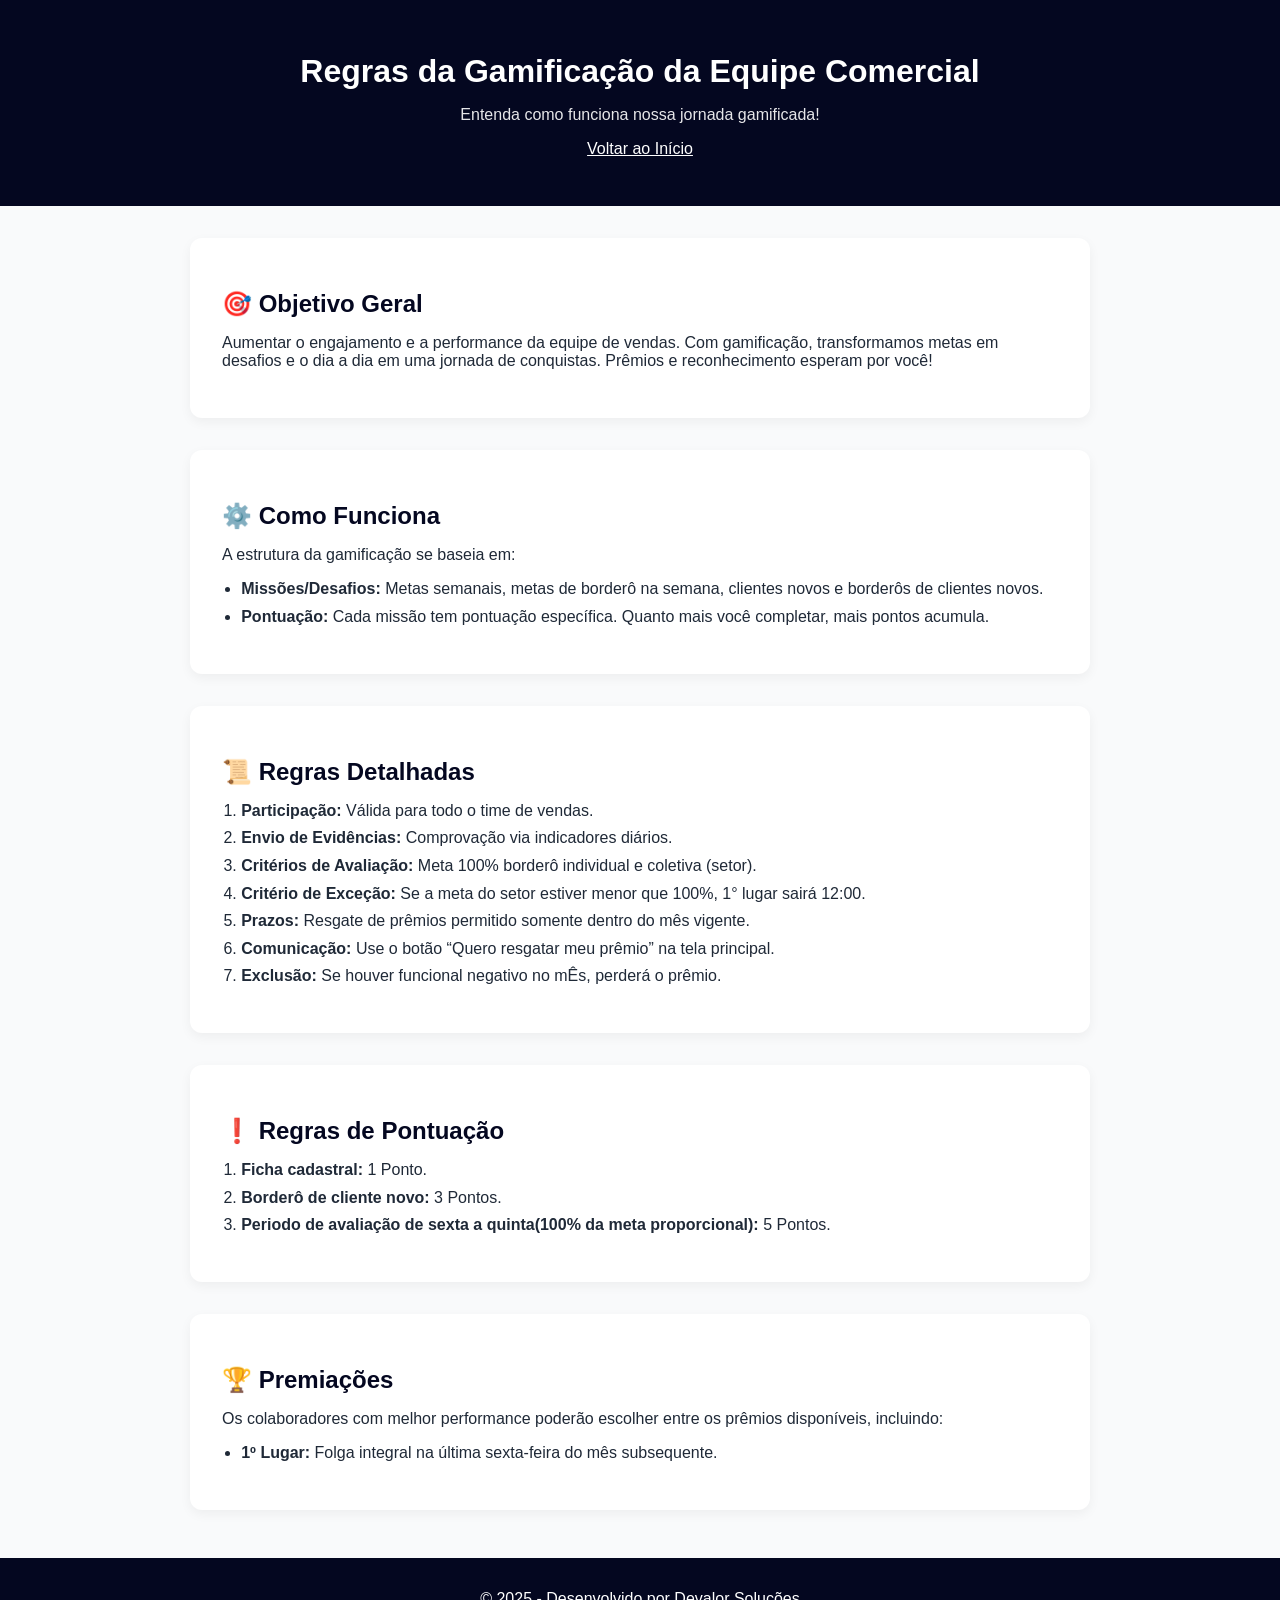
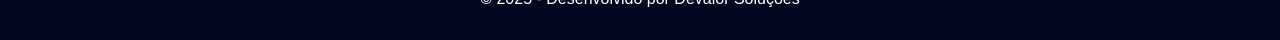
<file: regracom.html>
<!DOCTYPE html>
<html lang="pt-BR">
<head>
  <meta charset="UTF-8" />
  <meta name="viewport" content="width=device-width, initial-scale=1.0"/>
  <title>Regras da Gamificação</title>
  <link rel="icon" href="Devalor.jpeg" type="image/jpeg"/>
  <style>
    :root {
      --primary: #040720;
      --bg: #f9fafb;
      --text: #1f2937;
      --card-bg: #ffffff;
      --shadow: rgba(0, 0, 0, 0.05);
    }

    body {
      margin: 0;
      font-family: 'Segoe UI', sans-serif;
      background: var(--bg);
      color: var(--text);
    }

    header {
      background-color: var(--primary);
      padding: 2rem 1rem;
      color: white;
      text-align: center;
    }

    header h1 {
      margin-bottom: 0.5rem;
      font-size: 2rem;
    }

    header p {
      font-size: 1rem;
      opacity: 0.9;
    }

    nav ul {
      margin-top: 1rem;
      list-style: none;
      padding: 0;
      text-align: center;
    }

    nav li {
      display: inline-block;
      margin: 0 10px;
    }

    nav a {
      color: white;
      text-decoration: underline;
      font-weight: 500;
    }

    .container {
      max-width: 900px;
      margin: 2rem auto;
      padding: 0 1rem;
    }

    section {
      background-color: var(--card-bg);
      border-radius: 12px;
      box-shadow: 0 4px 12px var(--shadow);
      margin-bottom: 2rem;
      padding: 2rem;
      transition: transform 0.3s ease;
    }

    section:hover {
      transform: translateY(-2px);
    }

    section h2 {
      color: var(--primary);
      margin-bottom: 1rem;
      font-size: 1.5rem;
    }

    ul, ol {
      padding-left: 1.2rem;
    }

    li {
      margin-bottom: 0.6rem;
    }

    footer {
      text-align: center;
      padding: 1rem;
      background-color: var(--primary);
      color: white;
      margin-top: 3rem;
    }

    @media (max-width: 600px) {
      header h1 {
        font-size: 1.5rem;
      }

      section {
        padding: 1.2rem;
      }
    }
  </style>
</head>
<body>

  <header>
    <h1>Regras da Gamificação da Equipe Comercial</h1>
    <p>Entenda como funciona nossa jornada gamificada!</p>
    <nav>
      <ul>
        <li><a href="comercial.html">Voltar ao Início</a></li>
      </ul>
    </nav>
  </header>

  <div class="container">

    <section id="objetivo">
      <h2>🎯 Objetivo Geral</h2>
      <p>Aumentar o engajamento e a performance da equipe de vendas. Com gamificação, transformamos metas em desafios e o dia a dia em uma jornada de conquistas. Prêmios e reconhecimento esperam por você!</p>
    </section>

    <section id="como-funciona">
      <h2>⚙️ Como Funciona</h2>
      <p>A estrutura da gamificação se baseia em:</p>
      <ul>
        <li><strong>Missões/Desafios:</strong> Metas semanais, metas de borderô na semana, clientes novos e borderôs de clientes novos.</li>
        <li><strong>Pontuação:</strong> Cada missão tem pontuação específica. Quanto mais você completar, mais pontos acumula.</li>
      </ul>
    </section>

    <section id="regras-detalhadas">
      <h2>📜 Regras Detalhadas</h2>
      <ol>
        <li><strong>Participação:</strong> Válida para todo o time de vendas.</li>
        <li><strong>Envio de Evidências:</strong> Comprovação via indicadores diários.</li>
        <li><strong>Critérios de Avaliação:</strong> Meta 100% borderô individual e coletiva (setor).</li>
        <li><strong>Critério de Exceção:</strong> Se a meta do setor estiver menor que 100%, 1° lugar sairá 12:00.</li>
        <li><strong>Prazos:</strong> Resgate de prêmios permitido somente dentro do mês vigente.</li>
        <li><strong>Comunicação:</strong> Use o botão “Quero resgatar meu prêmio” na tela principal.</li>
        <li><strong>Exclusão:</strong> Se houver funcional negativo no mÊs, perderá o prêmio.</li>
      </ol>
    </section>

    <section id="regras-detalhadas">
      <h2>❗ Regras de Pontuação</h2>
      <ol>
        <li><strong>Ficha cadastral:</strong> 1 Ponto.</li>
        <li><strong>Borderô de cliente novo:</strong> 3 Pontos.</li>
        <li><strong>Periodo de avaliação de sexta a quinta(100% da meta proporcional):</strong> 5 Pontos.</li>
      </ol>
    </section>

    <section id="premios">
      <h2>🏆 Premiações</h2>
      <p>Os colaboradores com melhor performance poderão escolher entre os prêmios disponíveis, incluindo:</p>
      <ul>
        <li><strong>1º Lugar: </strong>Folga integral na última sexta-feira do mês subsequente.</li>
      </ul>
    </section>

  </div>

  <footer>
    <p>&copy; 2025 - Desenvolvido por Devalor Soluções</p>
  </footer>

</body>
</html>
</file>
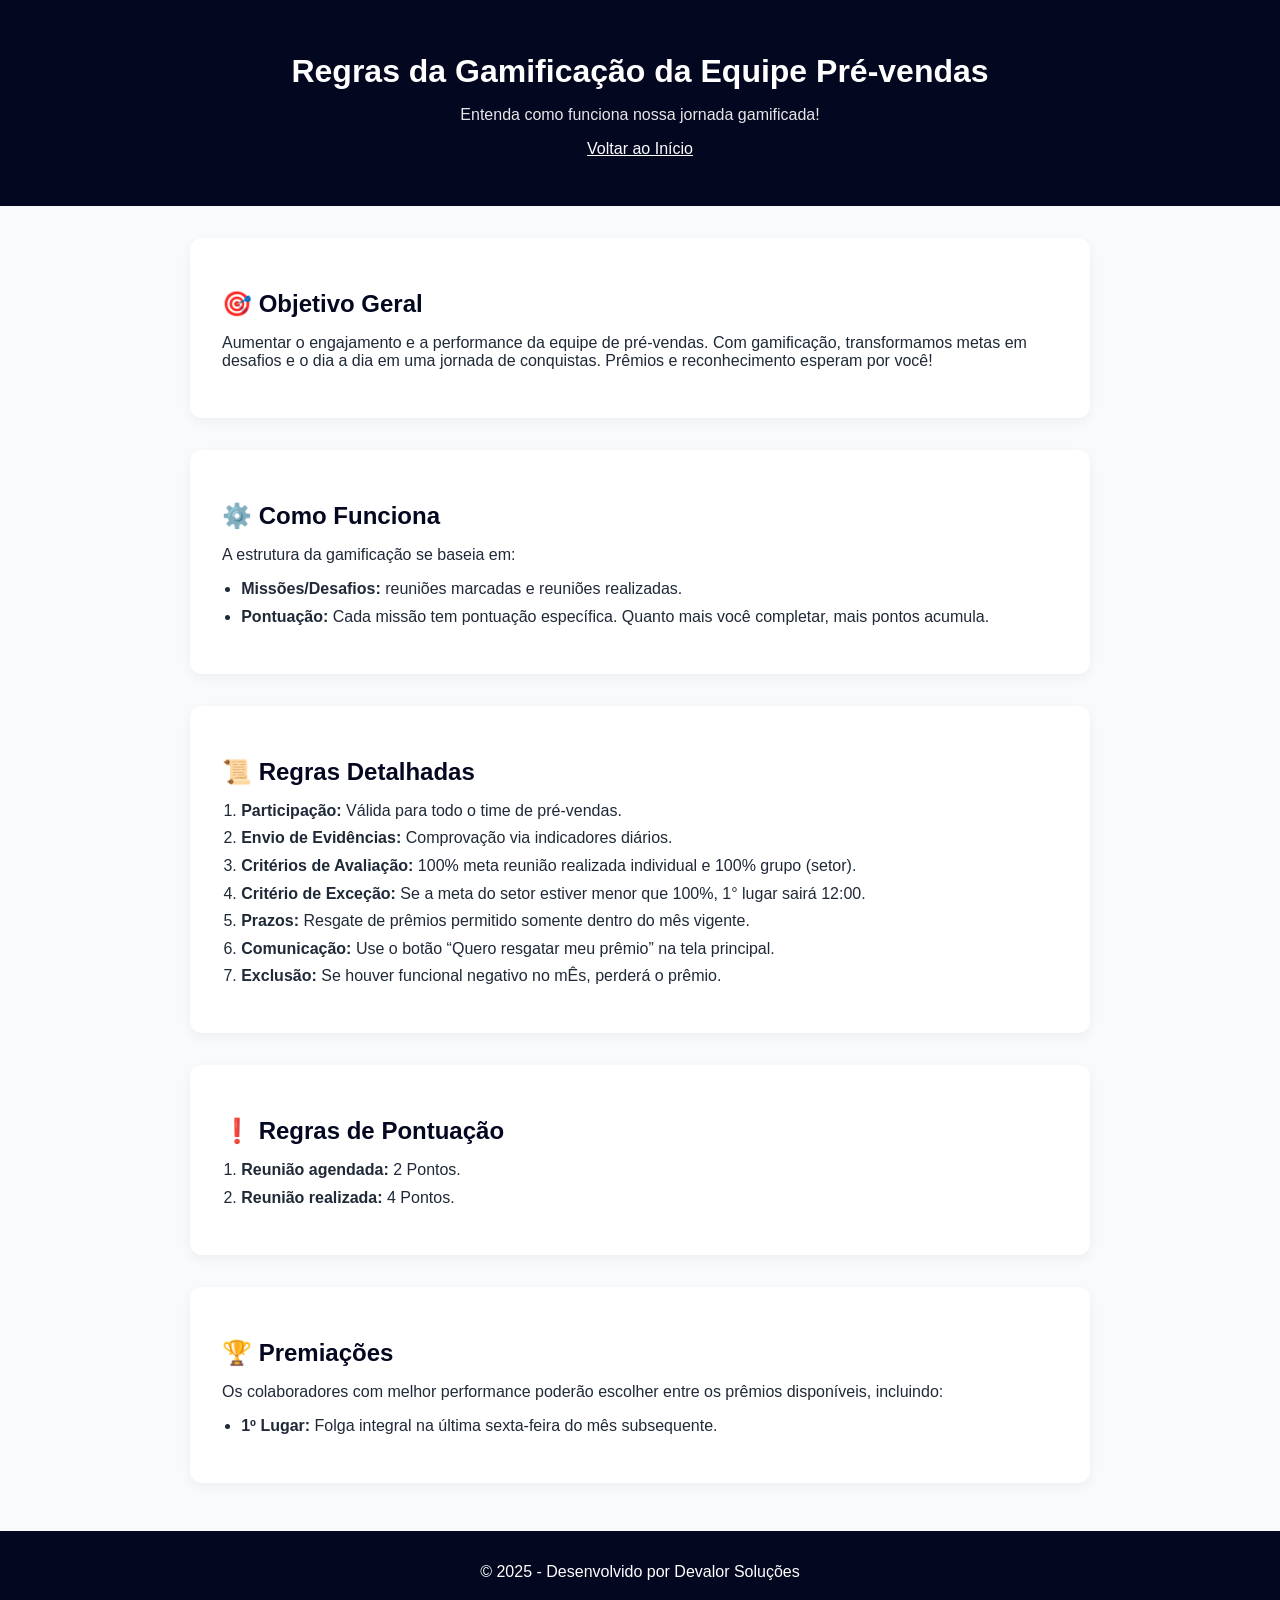
<file: regrasdr.html>
<!DOCTYPE html>
<html lang="pt-BR">
<head>
  <meta charset="UTF-8" />
  <meta name="viewport" content="width=device-width, initial-scale=1.0"/>
  <title>Regras da Gamificação</title>
  <link rel="icon" href="Devalor.jpeg" type="image/jpeg"/>
  <style>
    :root {
      --primary: #040720;
      --bg: #f9fafb;
      --text: #1f2937;
      --card-bg: #ffffff;
      --shadow: rgba(0, 0, 0, 0.05);
    }

    body {
      margin: 0;
      font-family: 'Segoe UI', sans-serif;
      background: var(--bg);
      color: var(--text);
    }

    header {
      background-color: var(--primary);
      padding: 2rem 1rem;
      color: white;
      text-align: center;
    }

    header h1 {
      margin-bottom: 0.5rem;
      font-size: 2rem;
    }

    header p {
      font-size: 1rem;
      opacity: 0.9;
    }

    nav ul {
      margin-top: 1rem;
      list-style: none;
      padding: 0;
      text-align: center;
    }

    nav li {
      display: inline-block;
      margin: 0 10px;
    }

    nav a {
      color: white;
      text-decoration: underline;
      font-weight: 500;
    }

    .container {
      max-width: 900px;
      margin: 2rem auto;
      padding: 0 1rem;
    }

    section {
      background-color: var(--card-bg);
      border-radius: 12px;
      box-shadow: 0 4px 12px var(--shadow);
      margin-bottom: 2rem;
      padding: 2rem;
      transition: transform 0.3s ease;
    }

    section:hover {
      transform: translateY(-2px);
    }

    section h2 {
      color: var(--primary);
      margin-bottom: 1rem;
      font-size: 1.5rem;
    }

    ul, ol {
      padding-left: 1.2rem;
    }

    li {
      margin-bottom: 0.6rem;
    }

    footer {
      text-align: center;
      padding: 1rem;
      background-color: var(--primary);
      color: white;
      margin-top: 3rem;
    }

    @media (max-width: 600px) {
      header h1 {
        font-size: 1.5rem;
      }

      section {
        padding: 1.2rem;
      }
    }
  </style>
</head>
<body>

  <header>
    <h1>Regras da Gamificação da Equipe Pré-vendas</h1>
    <p>Entenda como funciona nossa jornada gamificada!</p>
    <nav>
      <ul>
        <li><a href="sdr.html">Voltar ao Início</a></li>
      </ul>
    </nav>
  </header>

  <div class="container">

    <section id="objetivo">
      <h2>🎯 Objetivo Geral</h2>
      <p>Aumentar o engajamento e a performance da equipe de pré-vendas. Com gamificação, transformamos metas em desafios e o dia a dia em uma jornada de conquistas. Prêmios e reconhecimento esperam por você!</p>
    </section>

    <section id="como-funciona">
      <h2>⚙️ Como Funciona</h2>
      <p>A estrutura da gamificação se baseia em:</p>
      <ul>
        <li><strong>Missões/Desafios:</strong> reuniões marcadas e reuniões realizadas.</li>
        <li><strong>Pontuação:</strong> Cada missão tem pontuação específica. Quanto mais você completar, mais pontos acumula.</li>
      </ul>
    </section>

    <section id="regras-detalhadas">
      <h2>📜 Regras Detalhadas</h2>
      <ol>
        <li><strong>Participação:</strong> Válida para todo o time de pré-vendas.</li>
        <li><strong>Envio de Evidências:</strong> Comprovação via indicadores diários.</li>
        <li><strong>Critérios de Avaliação:</strong> 100% meta reunião realizada individual e 100% grupo (setor).</li>
        <li><strong>Critério de Exceção:</strong> Se a meta do setor estiver menor que 100%, 1° lugar sairá 12:00.</li>
        <li><strong>Prazos:</strong> Resgate de prêmios permitido somente dentro do mês vigente.</li>
        <li><strong>Comunicação:</strong> Use o botão “Quero resgatar meu prêmio” na tela principal.</li>
        <li><strong>Exclusão:</strong> Se houver funcional negativo no mÊs, perderá o prêmio.</li>
      </ol>
    </section>

    <section id="regras-detalhadas">
      <h2>❗ Regras de Pontuação</h2>
      <ol>
        <li><strong>Reunião agendada:</strong> 2 Pontos.</li>
        <li><strong>Reunião realizada:</strong> 4 Pontos.</li>
      </ol>
    </section>

    <section id="premios">
      <h2>🏆 Premiações</h2>
      <p>Os colaboradores com melhor performance poderão escolher entre os prêmios disponíveis, incluindo:</p>
      <ul>
        <li><strong>1º Lugar: </strong>Folga integral na última sexta-feira do mês subsequente.</li>
      </ul>
    </section>

  </div>

  <footer>
    <p>&copy; 2025 - Desenvolvido por Devalor Soluções</p>
  </footer>

</body>
</html>
</file>
